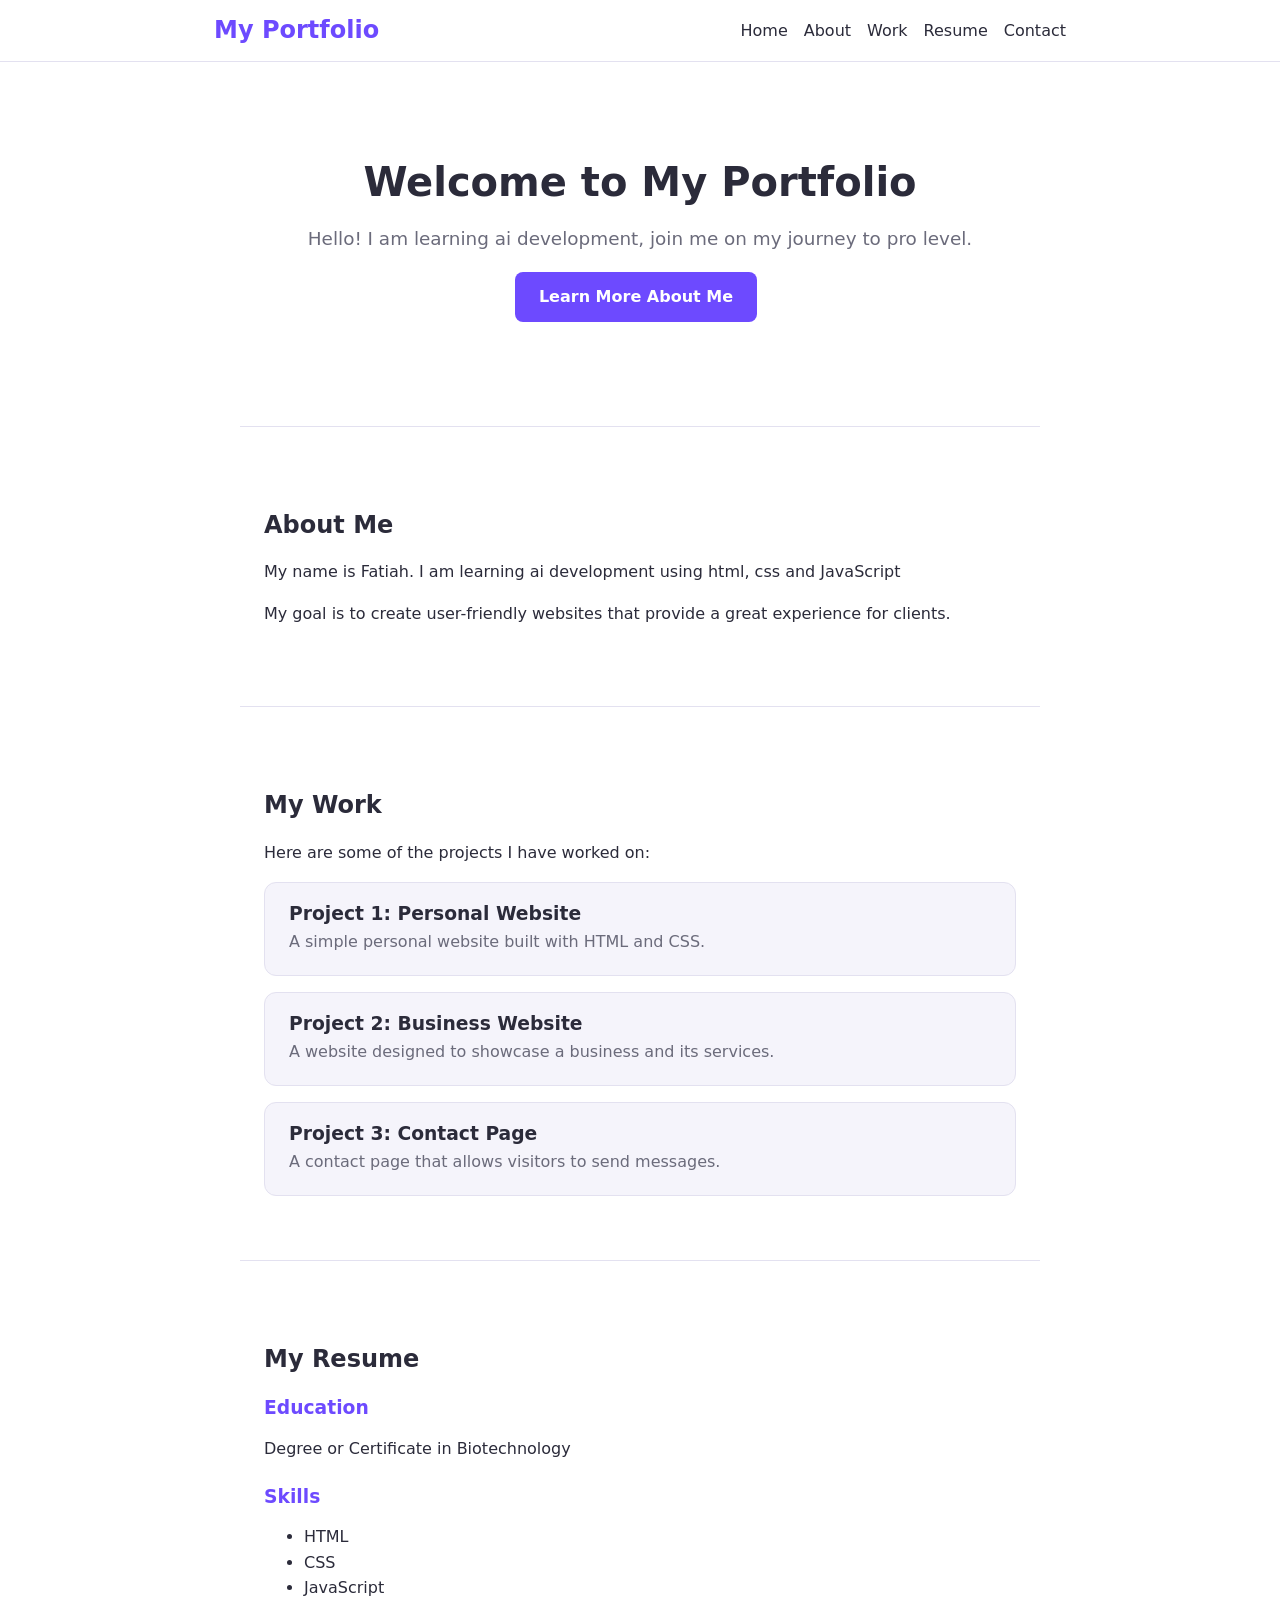
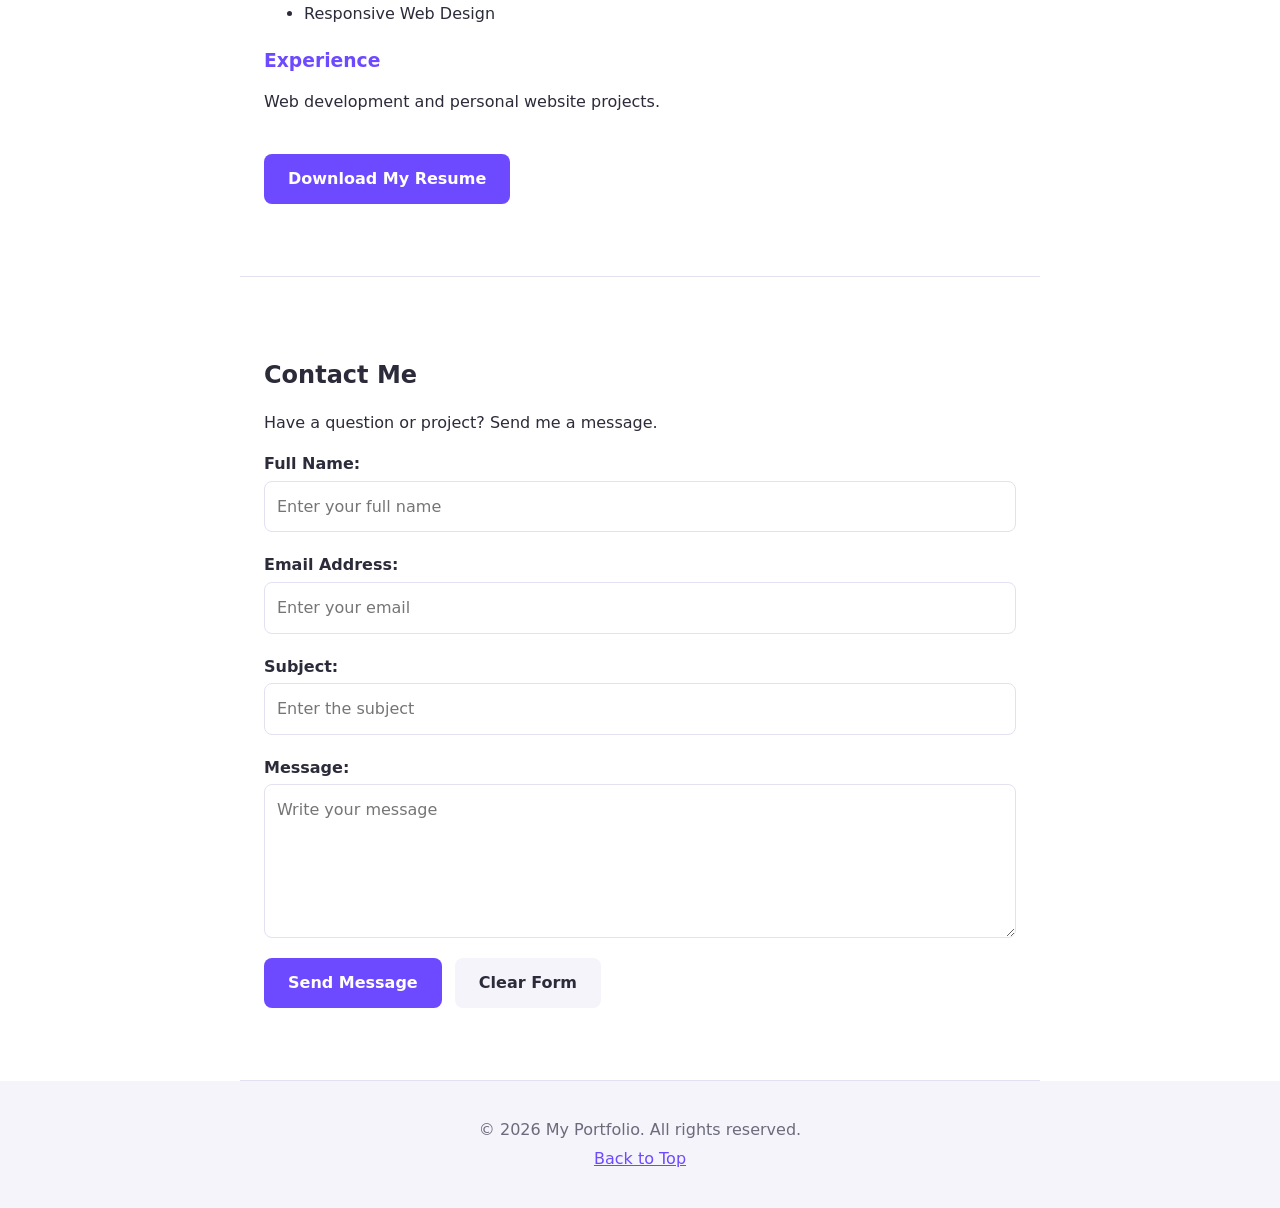
<file: index.html>
<!DOCTYPE html>
<html lang="en">
<head>
    <meta charset="UTF-8">
    <meta name="viewport" content="width=device-width, initial-scale=1.0">
    <title>My Portfolio</title>
    <link rel="stylesheet" href="style.css">
</head>
<body>

    <!-- Navigation Bar -->
    <header>
        <nav>
            <h2>My Portfolio</h2>
            <ul>
                <li><a href="#home">Home</a></li>
                <li><a href="#about">About</a></li>
                <li><a href="#work">Work</a></li>
                <li><a href="#resume">Resume</a></li>
                <li><a href="#contact">Contact</a></li>
            </ul>
        </nav>
    </header>

    <!-- Home Section -->
    <section id="home">
        <h1>Welcome to My Portfolio</h1>
        <p>Hello! I am learning ai development, join me on my journey to pro level.</p>
        <a href="#about">Learn More About Me</a>
    </section>

    <hr>

    <!-- About Section -->
    <section id="about">
        <h2>About Me</h2>
        <p>
            My name is Fatiah. I am learning ai development using html, css and JavaScript
        </p>
        <p>
            My goal is to create user-friendly websites that
            provide a great experience for clients.
        </p>
    </section>

    <hr>

    <!-- Work Section -->
    <section id="work">
        <h2>My Work</h2>
        <p>Here are some of the projects I have worked on:</p>

        <article>
            <h3>Project 1: Personal Website</h3>
            <p>A simple personal website built with HTML and CSS.</p>
        </article>

        <article>
            <h3>Project 2: Business Website</h3>
            <p>A website designed to showcase a business and its services.</p>
        </article>

        <article>
            <h3>Project 3: Contact Page</h3>
            <p>A contact page that allows visitors to send messages.</p>
        </article>
    </section>

    <hr>

    <!-- Resume Section -->
    <section id="resume">
        <h2>My Resume</h2>

        <h3>Education</h3>
        <p>Degree or Certificate in Biotechnology</p>

        <h3>Skills</h3>
        <ul>
            <li>HTML</li>
            <li>CSS</li>
            <li>JavaScript</li>
            <li>Responsive Web Design</li>
        </ul>

        <h3>Experience</h3>
        <p>Web development and personal website projects.</p>

        <a href="resume.pdf" download>Download My Resume</a>
    </section>

    <hr>

    <!-- Contact Section with HTML Form -->
    <section id="contact">
        <h2>Contact Me</h2>
        <p>Have a question or project? Send me a message.</p>

        <form action="#" method="post">
            <label for="name">Full Name:</label><br>
            <input type="text" id="name" name="name"
                   placeholder="Enter your full name" required>
            <br><br>

            <label for="email">Email Address:</label><br>
            <input type="email" id="email" name="email"
                   placeholder="Enter your email" required>
            <br><br>

            <label for="subject">Subject:</label><br>
            <input type="text" id="subject" name="subject"
                   placeholder="Enter the subject" required>
            <br><br>

            <label for="message">Message:</label><br>
            <textarea id="message" name="message" rows="5"
                      cols="30" placeholder="Write your message"
                      required></textarea>
            <br><br>

            <button type="submit">Send Message</button>
            <button type="reset">Clear Form</button>
        </form>
    </section>

    <hr>

    <!-- Footer -->
    <footer>
        <p>&copy; 2026 My Portfolio. All rights reserved.</p>
        <p>
            <a href="#home">Back to Top</a>
        </p>
    </footer>

</body>
</html>
</file>
<file: style.css>
/* ---------- Colors ---------- */
:root {
  --accent: #6d4aff;
  --accent-dark: #5436d6;
  --text: #2b2b3a;
  --muted: #6b6b7b;
  --light: #f5f4fb;
  --border: #e3e1f0;
}

/* ---------- Base ---------- */
* {
  box-sizing: border-box;
}

html {
  scroll-behavior: smooth;
}

body {
  margin: 0;
  font-family: system-ui, sans-serif;
  line-height: 1.6;
  color: var(--text);
}

a {
  color: var(--accent);
}

h1, h2, h3 {
  line-height: 1.2;
}

/* ---------- Navigation ---------- */
header {
  position: sticky;
  top: 0;
  background: white;
  border-bottom: 1px solid var(--border);
}

nav {
  max-width: 900px;
  margin: 0 auto;
  padding: 1rem 1.5rem;
  display: flex;
  justify-content: space-between;
  align-items: center;
  flex-wrap: wrap;
  gap: 0.5rem 1.5rem;
}

nav h2 {
  margin: 0;
  color: var(--accent);
}

nav ul {
  margin: 0;
  padding: 0;
  list-style: none;
  display: flex;
  flex-wrap: wrap;
  gap: 0.5rem 1rem;
}

nav a {
  color: var(--text);
  text-decoration: none;
  font-weight: 500;
}

nav a:hover {
  color: var(--accent);
}

/* ---------- Sections ---------- */
section {
  max-width: 800px;
  margin: 0 auto;
  padding: 4rem 1.5rem;
  scroll-margin-top: 4rem; /* keeps headings clear of the sticky nav */
}

hr {
  max-width: 800px;
  margin: 0 auto;
  border: none;
  border-top: 1px solid var(--border);
}

/* ---------- Home ---------- */
#home {
  text-align: center;
  padding: 6rem 1.5rem;
}

#home h1 {
  font-size: 2.5rem;
  margin: 0 0 1rem;
}

#home p {
  color: var(--muted);
  font-size: 1.15rem;
}

/* ---------- Buttons (links inside sections + form buttons) ---------- */
section > a,
button {
  display: inline-block;
  padding: 0.75rem 1.5rem;
  border: none;
  border-radius: 8px;
  background: var(--accent);
  color: white;
  font: inherit;
  font-weight: 600;
  text-decoration: none;
  cursor: pointer;
  margin: 0 0.5rem 0.5rem 0;
}

section > a:hover,
button:hover {
  background: var(--accent-dark);
}

button[type="reset"] {
  background: var(--light);
  color: var(--text);
}

button[type="reset"]:hover {
  background: var(--border);
}

/* ---------- Work cards ---------- */
article {
  margin-top: 1rem;
  padding: 1.25rem 1.5rem;
  background: var(--light);
  border: 1px solid var(--border);
  border-radius: 12px;
}

article h3,
article p {
  margin: 0;
}

article p {
  color: var(--muted);
  margin-top: 0.25rem;
}

/* ---------- Resume ---------- */
#resume h3 {
  margin: 1.5rem 0 0.25rem;
  color: var(--accent);
}

#resume a {
  margin-top: 1.5rem;
}

/* ---------- Contact form ---------- */
form br {
  display: none; /* spacing is handled with margins below */
}

label {
  display: block;
  margin-bottom: 0.25rem;
  font-weight: 600;
}

input,
textarea {
  display: block;
  width: 100%;
  margin-bottom: 1.25rem;
  padding: 0.75rem;
  border: 1px solid var(--border);
  border-radius: 8px;
  font: inherit;
}

input:focus,
textarea:focus {
  outline: 2px solid var(--accent);
  border-color: transparent;
}

textarea {
  resize: vertical;
}

/* ---------- Footer ---------- */
footer {
  padding: 2rem 1.5rem;
  text-align: center;
  color: var(--muted);
  background: var(--light);
}

footer p {
  margin: 0.25rem 0;
}
</file>
